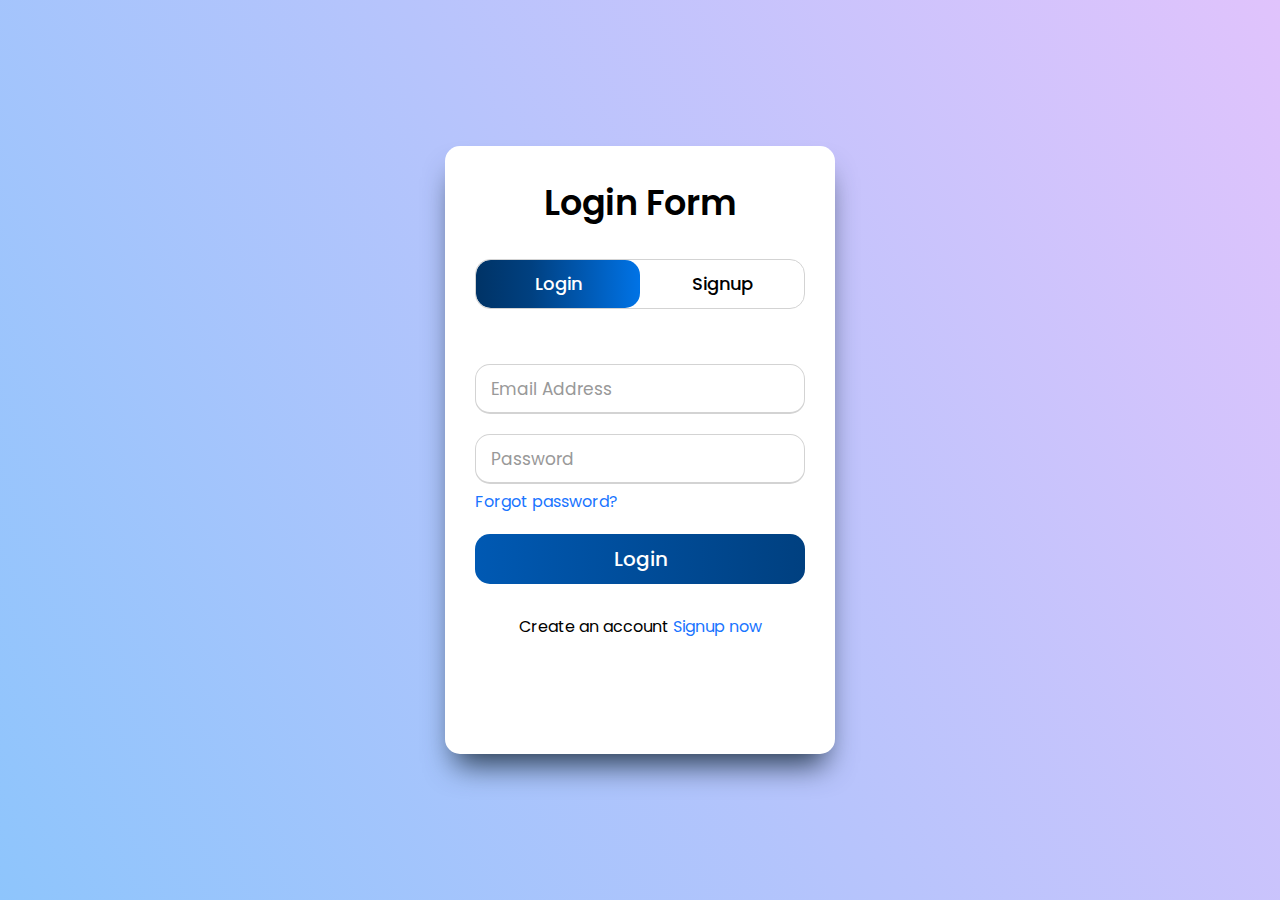
<file: index.html>
<!DOCTYPE html>
<html lang="en">
<head>
  <meta charset="UTF-8">
  <meta name="viewport" content="width=device-width, initial-scale=1.0">
  <title>login signup form with html css javascript</title>
  <link rel="stylesheet" href="./style.css">
</head>
<body>
<div class="wrapper">
      <div class="title-text">
        <div class="title login">Login Form</div>
        <div class="title signup">Signup Form</div>
      </div>
      <div class="form-container">
        <div class="slide-controls">
          <input type="radio" name="slide" id="login" checked>
          <input type="radio" name="slide" id="signup">
          <label for="login" class="slide login">Login</label>
          <label for="signup" class="slide signup">Signup</label>
          <div class="slider-tab"></div>
        </div>
        <div class="form-inner">
          <form action="index1.html" class="login" id="login1">
            <pre>
            </pre>
            <div class="field">
              <input type="text" placeholder="Email Address" required>
            </div>
            <div class="field">
              <input type="password" placeholder="Password" required>
            </div>
            <div class="pass-link"><a href="#">Forgot password?</a></div>
            <div class="field btn">
              <div class="btn-layer"></div>
              <a href="index1.html"><input type="submit" value="Login"></a>
            </div>
            <div class="signup-link">Create an account <a href="">Signup now</a></div>
          </form>
          <form action="#" class="signup">
            <div class="field">
              <input type="text" placeholder="Name" required>
            </div>
            <div class="field">
              <input type="text" placeholder="Email Address" required>
            </div>
            <div class="field">
              <input type="password" placeholder="Password" required>
            </div>
            <div class="field">
              <input type="password" placeholder="Confirm password" required>
            </div>
            <div class="field btn">
              <div class="btn-layer"></div>
              <input type="submit" value="Signup" onclick="alert('Signup Sucessfuly')">
            </div>
            <div class="signup-link">Already have an account? <a href="">Login</a></div>
          </form>
        </div>
      </div>
    </div>
  <script  src="./script.js"></script>

</body>
</html>
</file>
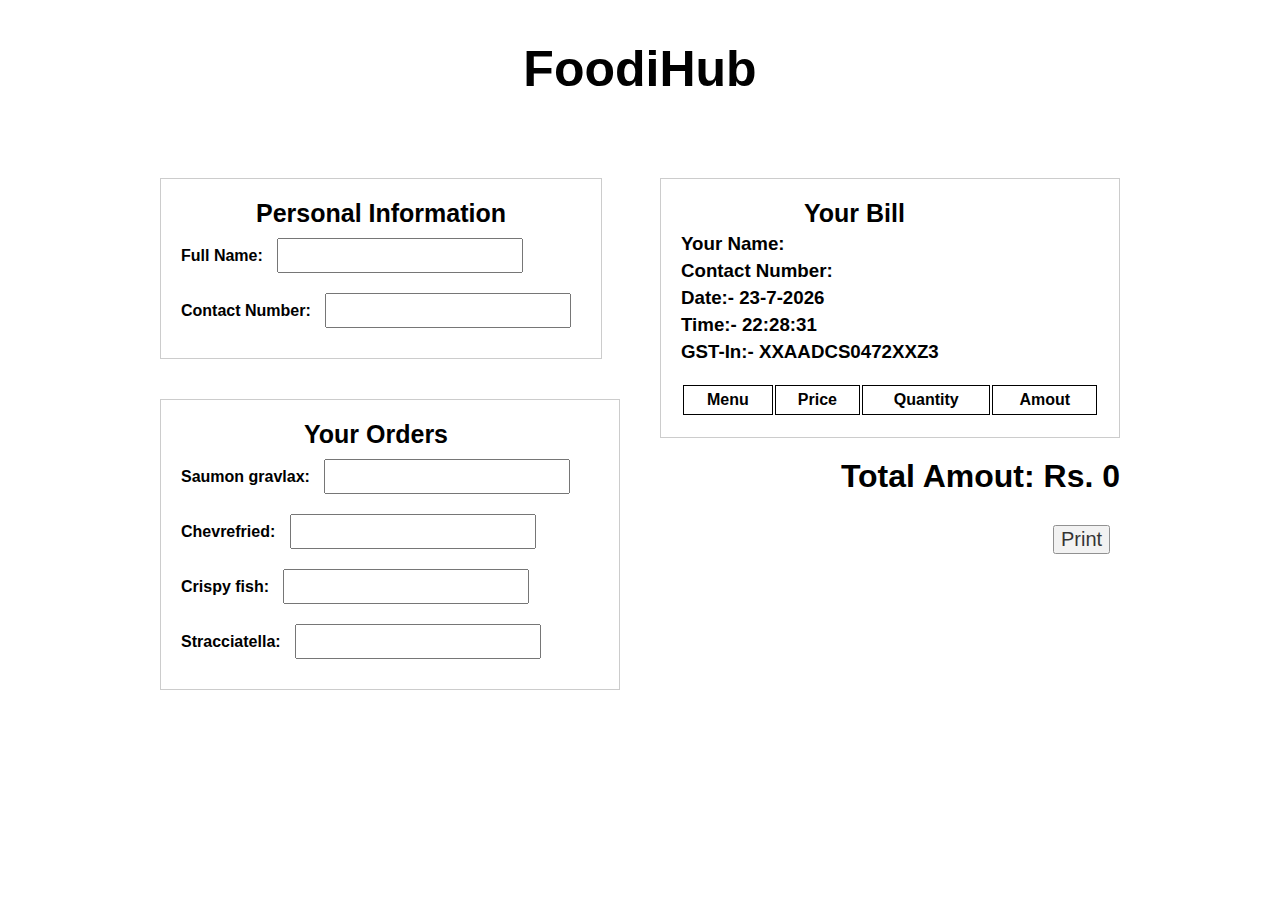
<file: bill.html>
<!DOCTYPE html>
<html lang="en">
<head>
    <title>FoodiHub</title>
    <style>
        h1{
            text-align: right;
        }
        html, body, div, span, applet, object, iframe,
h1, h2, h3, h4, h5, h6, p, blockquote, pre,
a, abbr, acronym, address, big, cite, code,
del, dfn, em, img, ins, kbd, q, s, samp,
small, strike, strong, sub, sup, tt, var,
b, u, i, center,
dl, dt, dd, ol, ul, li,
fieldset, form, label, legend,
table, caption, tbody, tfoot, thead, tr, th, td,
article, aside, canvas, details, embed, 
figure, figcaption, footer, header, hgroup, 
menu, nav, output, ruby, section, summary,
time, mark, audio, video {
	margin: 0;
	padding: 0;
}
@import url('https://fonts.googleapis.com/css2?family=Roboto&display=swap');
*{
	box-sizing: border-box;
	font-family: 'Roboto', sans-serif;
}

h2{
	text-align: center;
	margin: 40px auto;
	font-size: 50px;
}
.container-fluid{
	width: 100%;
	margin: 0 auto;
	max-width: 1000px;
}
.container{
	max-width: 500px;
	width: 50%;
	float: left;
	margin: 0 auto;
	border: none;
	padding: 20px;
    /* opacity: 3; */
    
}
fieldset{
	padding: 20px;
	margin: 20px 0;
	border: 1px solid #cccccc;
	font-size: 16px;

}
legend{
	margin-left: 20px;
	font-size: 20px;
}
input{
	width: auto;
	margin: 10px;
	padding: 5px;
	font-size: 18px;
	
}
h3{
	margin: 5px 0;
}
table{
	width: 100%;
	margin-top: 20px;
	border: none;
	text-align: center;
}
table td,table th{
	padding: 5px;
	margin: 0;
	border: 1px solid #000000;
}
table tr td:last-child{
	text-align: right;
}
ul li{
	padding: 5px;
	margin: 10px 0;
}

/* .h{
    border: 1px solid blue;
    background-color: rgba(250, 132, 132, 0.881);
} */
header::before{
    background: url('https://source.unsplash.com/collection/190727/1600x900') no-repeat center center/cover;
            content: "";
            position: absolute;
            top:0;
            left: 0;
            width: 100%;
            height: 100%;
            z-index: -1;
            opacity: 0.5;
}
.part1{
    display: flex;
}
#btn{
    margin-left: 393px;
    margin-top: 30px;
    font-size: 20px;
    opacity: 0.8;
    /* color:black ;
    background-color: gray; */
}
</style>
</head>
<body>
<div class="bodybox">
<header>
    <h2 class="h">FoodiHub</h2>
</header>
    <div class="container-fluid">
    <div class="container">
        <div class="part1">
            <fieldset><b>

                <legend style="font-size: 25px ; margin-left: 75px;">Personal Information</legend>
                Full Name: <input type="text" id="name"> <br/>
                
                Contact Number: <input type="text" id="email">
            </fieldset>
        </b>
        </div>


        <div class="part2">
            <fieldset><b>

                <legend style="font-size: 25px ; margin-left: 123px;">Your Orders</legend>
                Saumon gravlax: <input type="number" id="smosa"> <br/>
                Chevrefried: <input type="number" id="kachori"><br/>
                Crispy fish: <input type="number" id="vadapav"><br/>
                Stracciatella: <input type="number" id="maggi"><br/>
            </fieldset>
        </b>
        </div>
        
    </div>

    <div class="container">
        <fieldset><b>

            <legend style="font-size: 25px ; margin-left: 123px;">Your Bill</legend>
            <h3>Your Name: <span id="name2"></span></h3>
            <h3>Contact Number: <span id="email2"></span></h3>
            <h3>Date:- <span id="date"></span></h3>
            <h3>Time:- <span id="time"></span></h3>
            <h3>GST-In:- XXAADCS0472XXZ3</h3>
            <table border="1" >
                <thead>
                    <tr><th>Menu</th><th>Price</th><th>Quantity</th><th>Amout</th></tr>
                </thead>
                <tbody id="bill">
                </tbody>
                
            </b>
                
                
            </table>
        </fieldset>
        <h1>Total Amout: Rs. <span id="amount">0</span></h1>
        <b><button id="btn" onclick="window.print()">Print</button></b>
        
    </div>
</div>
</div>
<script>
var Smosa = 10, Kachori = 12, Vadapav = 60, Maggi = 50;
var smosa_q=0, kachori_q=0, vadapav_q=0, maggi_q=0;
var name = "", email="";
var smosaBill="",kachoriBill="",vadapavBill="",maggiBill="";
var total_amount=0;
var today = new Date();
var date = today.getDate()+'-'+(today.getMonth()+1)+'-'+today.getFullYear();
var time = today.getHours() + ":" + today.getMinutes() + ":" + today.getSeconds();
document.getElementById("date").innerHTML = date;
document.getElementById("time").innerHTML = time;


document.getElementById("name").addEventListener("keyup",function(){
    
    document.getElementById("name2").innerHTML=this.value;
});

document.getElementById("email").addEventListener("keyup",function(){
    
    document.getElementById("email2").innerHTML=this.value;
});


document.getElementById("smosa").addEventListener("keyup",function(){
if(this.value==""||this.value==0){
    smosaBill="";
    smosa_q=0;
    showBill();
}else{
    smosa_q=this.value;
    smosaBill="<tr><td>Saumon gravlax</td><td>Rs. "+Smosa+"</td><td>"+smosa_q+"</td><td>"+Smosa+"x"+smosa_q+" = "+Smosa*smosa_q+"</td></tr>";
    showBill();

}
});

document.getElementById("kachori").addEventListener("keyup",function(){
if(this.value==""||this.value==0){
    kachoriBill="";
    kachori_q=0;
    showBill();

}else{
    kachori_q=this.value;
    kachoriBill="<tr><td>Chevrefried</td><td>Rs. "+Kachori+"</td><td>"+kachori_q+"</td><td>"+Kachori+"x"+kachori_q+" = "+Kachori*kachori_q+"</td></tr>";
    showBill();
}
});

document.getElementById("vadapav").addEventListener("keyup",function(){
if(this.value==""||this.value==0){
    vadapavBill="";
    vadapav_q=0;
    showBill();

}else{
    vadapav_q=this.value;
    vadapavBill="<tr><td>Crispy fish</td><td>Rs. "+Vadapav+"</td><td>"+vadapav_q+"</td><td>"+Vadapav+"x"+vadapav_q+" = "+Vadapav*vadapav_q+"</td></tr>";
    showBill();
}
});

document.getElementById("maggi").addEventListener("keyup",function(){
if(this.value==""||this.value==0){
    maggiBill="";
    maggi_q=0;
    showBill();

}else{
    maggi_q=this.value;
    maggiBill="<tr><td>Stracciatella</td><td>Rs. "+Maggi+"</td><td>"+maggi_q+"</td><td>"+Vadapav+"x"+maggi_q+" = "+Maggi*maggi_q+"</td></tr>";
    showBill();
}
});


function showBill(){
    document.getElementById("bill").innerHTML=smosaBill+kachoriBill+vadapavBill+maggiBill;
    document.getElementById("amount").innerHTML = Smosa*smosa_q+Kachori*kachori_q+Vadapav*vadapav_q+Maggi*maggi_q; 
}
</script>
</body>
</html>
</file>
<file: style.css>
@import url('https://fonts.googleapis.com/css?family=Poppins:400,500,600,700&display=swap');
*{
  margin: 0;
  padding: 0;
  box-sizing: border-box;
  font-family: 'Poppins', sans-serif;
}
html,body{
  display: grid;
  height: 100%;
  width: 100%;
  place-items: center;
  /*background-color: #8EC5FC;*/
  background-image: linear-gradient(62deg, #8EC5FC 0%, #E0C3FC 100%);

}
::selection{
  background: #1a75ff;
  color: #fff;
}
.wrapper{
  overflow: hidden;
  max-width: 390px;
  background: #fff;
  padding: 30px;
  border-radius: 15px;
  box-shadow: rgb(38, 57, 77) 0px 20px 30px -10px;
}
.wrapper .title-text{
  display: flex;
  width: 200%;
}
.wrapper .title{
  width: 50%;
  font-size: 35px;
  font-weight: 600;
  text-align: center;
  transition: all 0.6s cubic-bezier(0.68,-0.55,0.265,1.55);
}
.wrapper .slide-controls{
  position: relative;
  display: flex;
  height: 50px;
  width: 100%;
  overflow: hidden;
  margin: 30px 0 10px 0;
  justify-content: space-between;
  border: 1px solid lightgrey;
  border-radius: 15px;
}
.slide-controls .slide{
  height: 100%;
  width: 100%;
  color: #fff;
  font-size: 18px;
  font-weight: 500;
  text-align: center;
  line-height: 48px;
  cursor: pointer;
  z-index: 1;
  transition: all 0.6s ease;
}
.slide-controls label.signup{
  color: #000;
}
.slide-controls .slider-tab{
  position: absolute;
  height: 100%;
  width: 50%;
  left: 0;
  z-index: 0;
  border-radius: 15px;
  background: -webkit-linear-gradient(left,#003366,#004080,#0059b3
, #0073e6);
  transition: all 0.6s cubic-bezier(0.68,-0.55,0.265,1.55);
}
input[type="radio"]{
  display: none;
}
#signup:checked ~ .slider-tab{
  left: 50%;
}
#signup:checked ~ label.signup{
  color: #fff;
  cursor: default;
  user-select: none;
}
#signup:checked ~ label.login{
  color: #000;
}
#login:checked ~ label.signup{
  color: #000;
}
#login:checked ~ label.login{
  cursor: default;
  user-select: none;
}
.wrapper .form-container{
  width: 100%;
  overflow: hidden;
}
.form-container .form-inner{
  display: flex;
  width: 200%;
}
.form-container .form-inner form{
  width: 50%;
  transition: all 0.6s cubic-bezier(0.68,-0.55,0.265,1.55);
}
.form-inner form .field{
  height: 50px;
  width: 100%;
  margin-top: 20px;
}
.form-inner form .field input{
  height: 100%;
  width: 100%;
  outline: none;
  padding-left: 15px;
  border-radius: 15px;
  border: 1px solid lightgrey;
  border-bottom-width: 2px;
  font-size: 17px;
  transition: all 0.3s ease;
}
.form-inner form .field input:focus{
  border-color: #1a75ff;
  /* box-shadow: inset 0 0 3px #fb6aae; */
}
.form-inner form .field input::placeholder{
  color: #999;
  transition: all 0.3s ease;
}
form .field input:focus::placeholder{
  color: #1a75ff;
}
.form-inner form .pass-link{
  margin-top: 5px;
}
.form-inner form .signup-link{
  text-align: center;
  margin-top: 30px;
}
.form-inner form .pass-link a,
.form-inner form .signup-link a{
  color: #1a75ff;
  text-decoration: none;
}
.form-inner form .pass-link a:hover,
.form-inner form .signup-link a:hover{
  text-decoration: underline;
}
form .btn{
  height: 50px;
  width: 100%;
  border-radius: 15px;
  position: relative;
  overflow: hidden;
}
form .btn .btn-layer{
  height: 100%;
  width: 300%;
  position: absolute;
  left: -100%;
  background: -webkit-linear-gradient(right,#003366,#004080,#0059b3
, #0073e6);
  border-radius: 15px;
  transition: all 0.4s ease;;
}
form .btn:hover .btn-layer{
  left: 0;
}
form .btn input[type="submit"]{
  height: 100%;
  width: 100%;
  z-index: 1;
  position: relative;
  background: none;
  border: none;
  color: #fff;
  padding-left: 0;
  border-radius: 15px;
  font-size: 20px;
  font-weight: 500;
  cursor: pointer;
}
</file>
